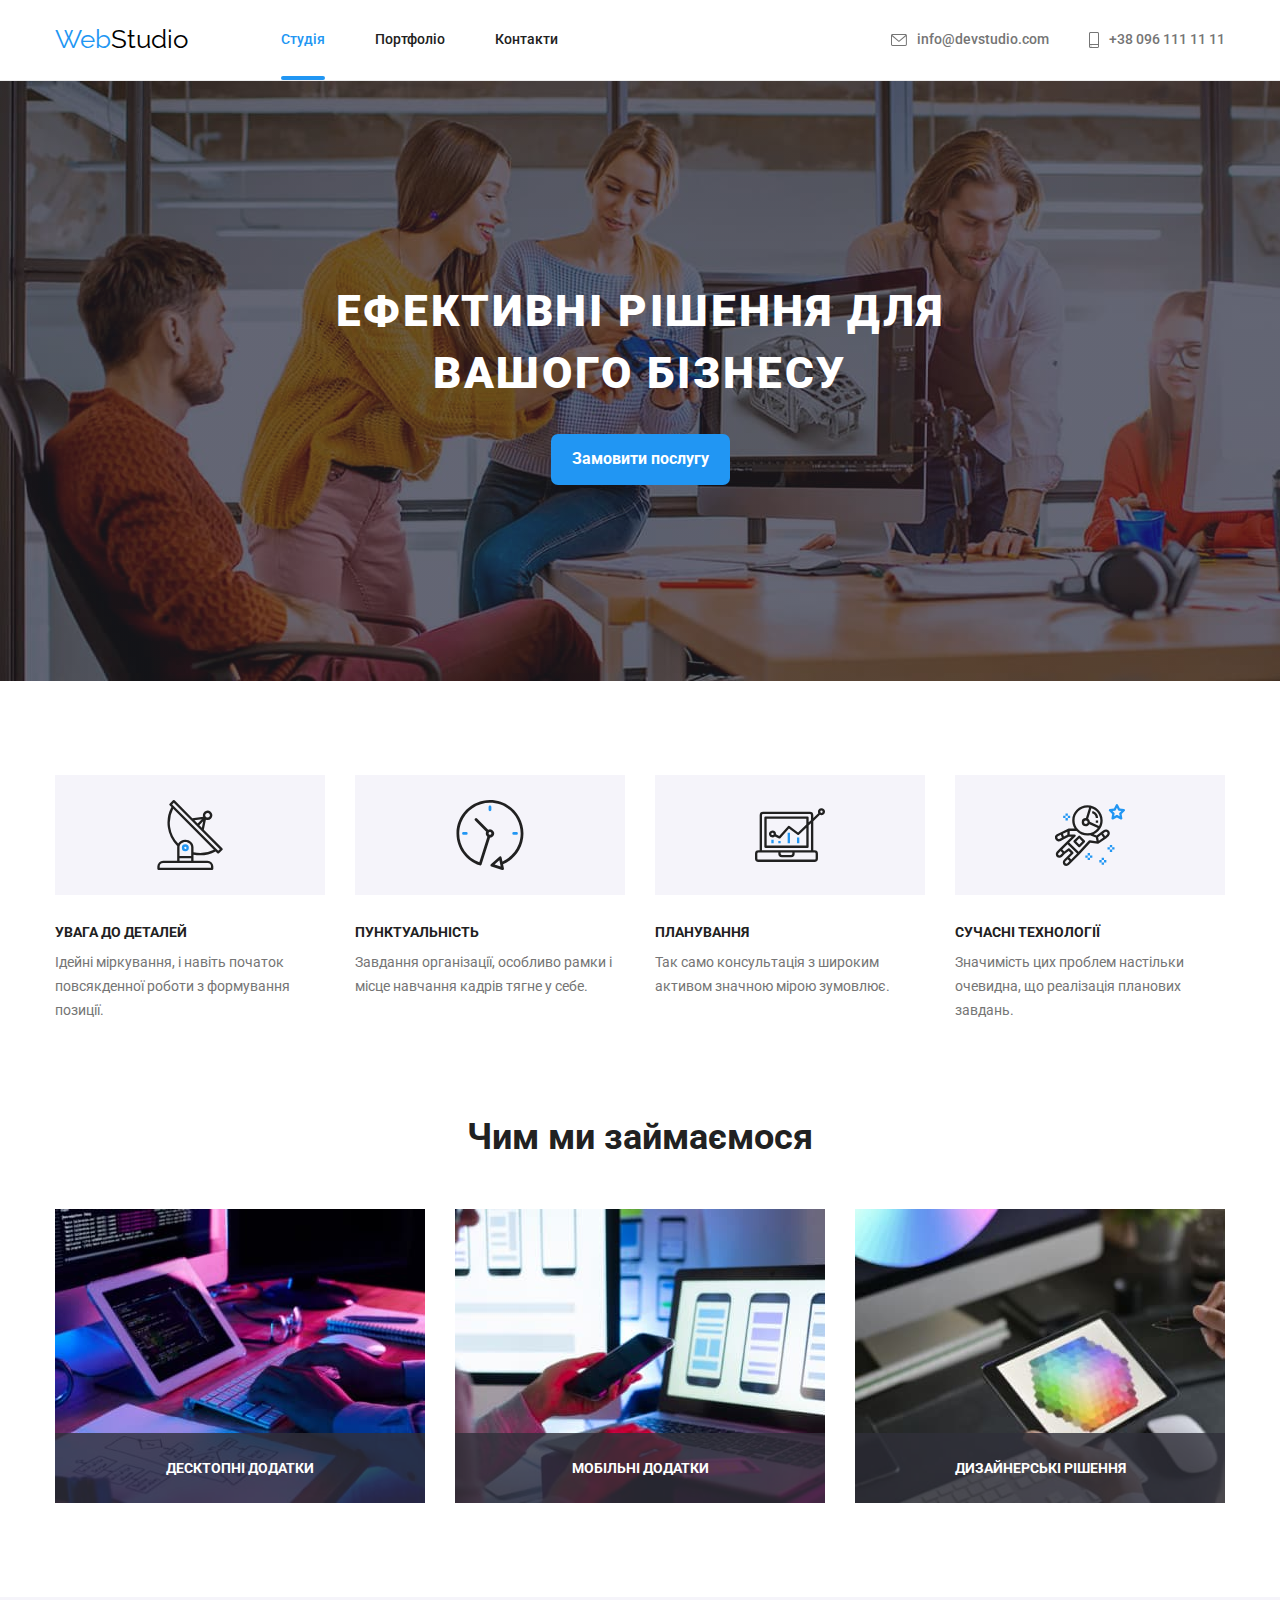
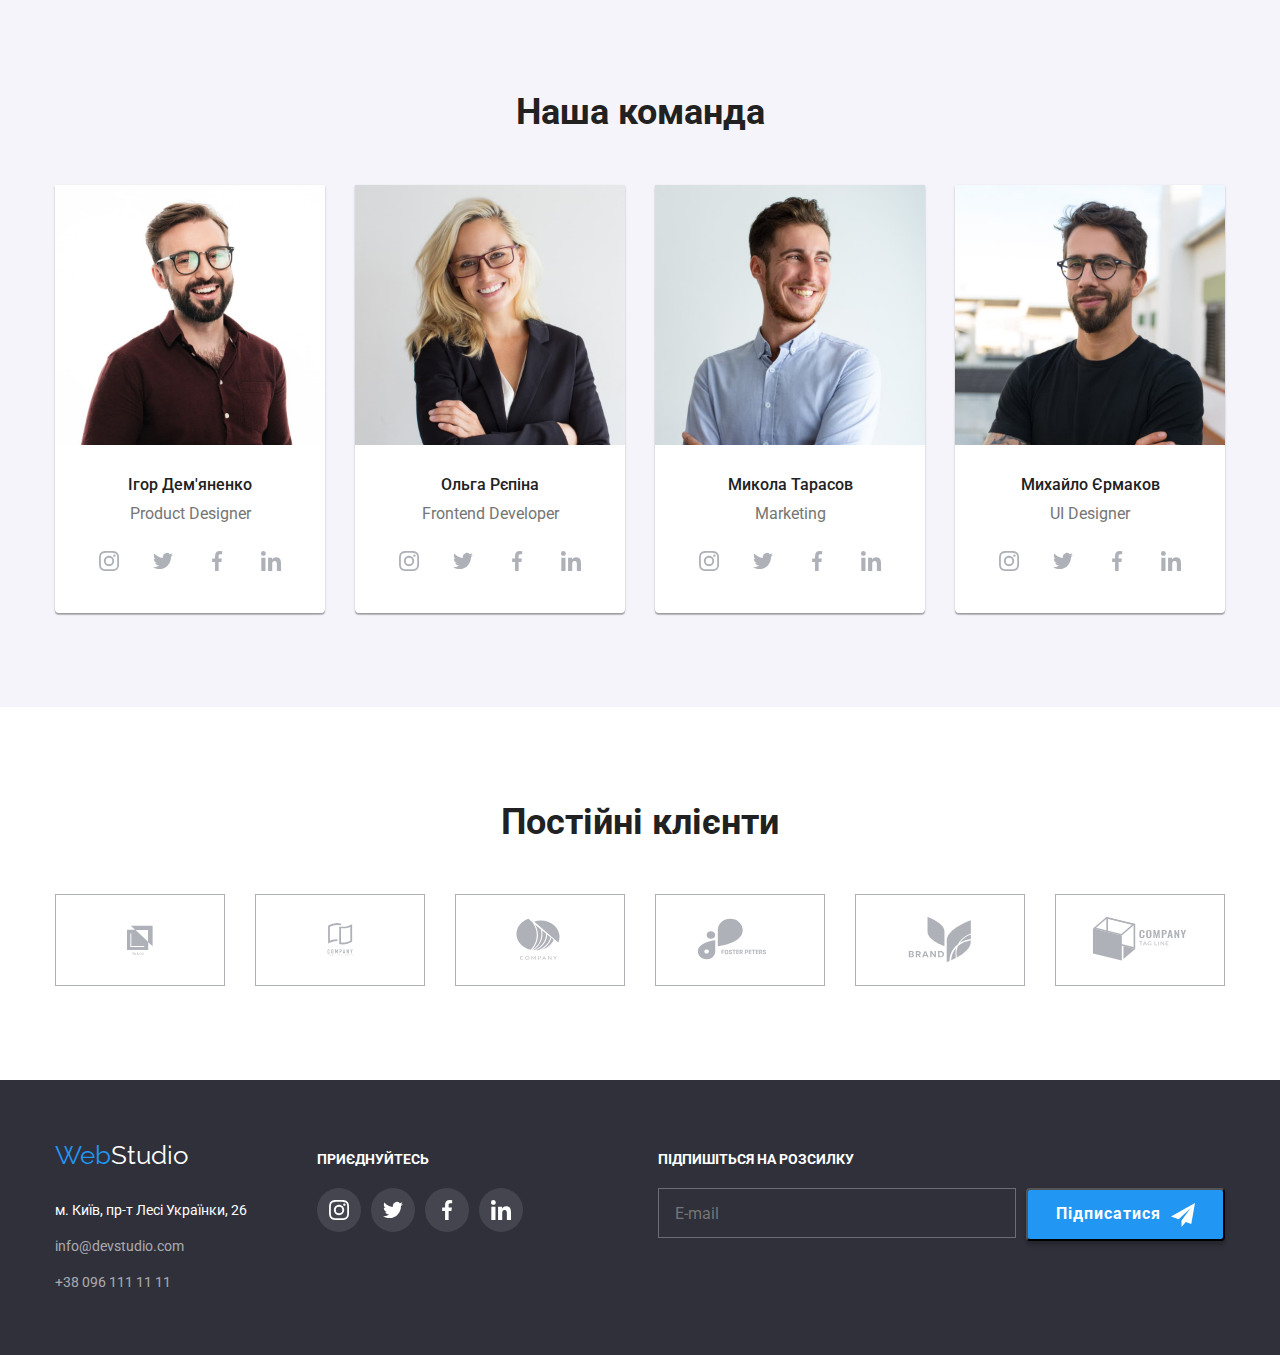
<file: index.html>
<!DOCTYPE html>
<html lang="uk">
  <head>
    <meta charset="UTF-8" />
    <meta http-equiv="X-UA-Compatible" content="IE=edge" />
    <meta name="viewport" content="width=device-width, initial-scale=1.0" />
    <title>Web Studio</title>
    <link href="https://fonts.googleapis.com/css2?family=Raleway:wght@700&family=Roboto:wght@400;500;700;900&display=swap" rel="stylesheet">
    <!-- <link rel="stylesheet" href="./css/styles.css"> -->
    <link rel="stylesheet" href="https://cdnjs.cloudflare.com/ajax/libs/modern-normalize/2.0.0/modern-normalize.min.css">
    <link rel="stylesheet" href="./css/main.min.css">
  </head>
  <body>
    <header class="page-header">
      <div class="page-header__container">
        <a lang="en" class="main-logo" href="./index.html">Web<span class="main-logo--black">Studio</span></a>
      <nav class="nav">
        <ul class="nav__list">
          <li class="nav__item"><a class="nav__link current" href="./index.html">Студія</a></li>
          <li class="nav__item"><a class="nav__link" href="./portfolio.html">Портфоліо</a></li>
          <li class="nav__item"><a class="nav__link" href="">Контакти</a></li>
        </ul>
      </nav>
      <ul class="contacts">
        <li class="contacts__item"><a class="contacts__link" href="mailto:info@devstudio.com">
          <svg class="contacts__envelope">
            <use href="./images/sprite.svg#icon-icon-envelope"></use>
          </svg> 
          info@devstudio.com </a></li>
        <li class="contacts__item"><a class="contacts__link" href="tel:+380961111111">
          <svg class="contacts__smartphone">
            <use href="./images/sprite.svg#icon-icon-smartphone"></use>
          </svg>
          +38 096 111 11 11</a></li>
      </ul>
        </div>
    </header>
      
    <main>
      <section class="hero">
        <div class="container">
        <h1 class="hero-title">Ефективні рішення для вашого бізнесу</h1>
        <button class="hero-btn pointer" type="button" data-modal-open>Замовити послугу</button>
      </div>
      </section>

      <section class="advantages-section">
        <div class="container">
        <h2 class="section-title hidden">Our advantages</h2>
        
        <ul class="advantages">
          <li class="advantages-item">
            <div class="advantages-icons">
              <svg class="advantages-icons-item">
                <use href="./images/sprite.svg#icon-antenna-1-1"></use>
              </svg>
            </div>
          
            <h3 class="advantages-title">УВАГА ДО ДЕТАЛЕЙ</h3>
            <p class="advantages-text">
              Ідейні міркування, і навіть початок повсякденної роботи з
              формування позиції.
            </p>
          </li>
          <li class="advantages-item">
            <div class="advantages-icons">
              <svg class="advantages-icons-item">
                <use href="./images/sprite.svg#icon-icon-clock"></use>
              </svg>
            </div>
           
            <h3 class="advantages-title">ПУНКТУАЛЬНІСТЬ</h3>
            <p class="advantages-text">
              Завдання організації, особливо рамки і місце навчання кадрів тягне
              у себе.
            </p>
          </li>
          <li class="advantages-item">
            <div class="advantages-icons">
             <svg class="advantages-icons-item">
              <use href="./images/sprite.svg#icon-icon-diagram"></use>
             </svg>
            </div>
            <h3 class="advantages-title">ПЛАНУВАННЯ</h3>
            <p class="advantages-text">
              Так само консультація з широким активом значною мірою зумовлює.
            </p>
          </li>
          <li class="advantages-item">
              <div class="advantages-icons">
              <svg class="advantages-icons-item">
                 <use href="./images/sprite.svg#icon-icon-astronaut"></use>
               </svg>
            </div>
            <h3 class="advantages-title">СУЧАСНІ ТЕХНОЛОГІЇ</h3>
            <p class="advantages-text">
              Значимість цих проблем настільки очевидна, що реалізація планових
              завдань.
            </p>
          </li>
        </ul>
      </div>
      </section>

      <section class="section">
        <div class="container">
        <h2 class="section-title">Чим ми займаємося</h2>
        <ul class="deal-list">
          <li class="deal-list-item">
            <div class="deal-image-wrap">
              <img
              src="./images/img1.jpg"
              width="370"
              height="294"
              alt="Man next to computer"
            />
             <div class="deal-image-thumb">
               <p class="deal-image-text">Десктопні додатки</p>  
             </div>
            </div>
          </li>
          <li class="deal-list-item">
            <div class="deal-image-wrap">
            <img
              src="./images/img2.jpg"
              width="370"
              height="294"
              alt="Man with a smartphone "
            />
             <div class="deal-image-thumb">
              <p class="deal-image-text">Мобільні додатки</p>  
             </div>
            </div>
          </li>
          <li class="deal-list-item">
            <div class="deal-image-wrap">
            <img
              src="./images/img3.jpg"
              width="370"
              height="294"
              alt="Man with a tablet"
            />
             <div class="deal-image-thumb">
              <p class="deal-image-text">Дизайнерські рішення</p>  
             </div>
           </div>
          </li>
        </ul>
        </div>
      </section>
                                         <!-- BEM block -->
      <section class="section-team">
        <div class="container">
        <h2 class="section-title">Наша команда</h2>
        <ul class="card-set">
          <li class="card-set__item">
            <article class="employee">
            <img class="employee__image"
              src="./images/ph1.jpg"
              width="270"
              height="260"
              alt="Employee photo"
            />
            <div class="employee__meta">
              <h3 class="employee__name">Ігор Дем'яненко</h3>
            <p class="employee__position" lang="en">Product Designer</p>
             <ul class="social-info">
              <li class="social-info__item">
                <a class="social-info__link" href="">
                  <svg class="social-info__pict">
                    <use href="./images/sprite.svg#icon-instagram-2"></use>
                  </svg>
                </a>
              </li>
              <li class="social-info__item">
                <a class="social-info__link" href="">
                  <svg class="social-info__pict">
                    <use href="./images/sprite.svg#icon-icon-twitter"></use>
                  </svg> 
                </a>
              </li>
              <li class="social-info__item">
                <a class="social-info__link" href=""><svg class="social-info__pict">
                  <use href="./images/sprite.svg#icon-icon-facebook"></use>
                </svg> </a>
              </li>
              <li class="social-info__item">
                <a class="social-info__link" href=""><svg class="social-info__pict">
                  <use href="./images/sprite.svg#icon-icon-linkedin"></use>
                </svg> </a>
              </li>
             </ul>
            </div>
          </article>
          </li>
          
          <li class="card-set__item">
            <article class="employee">
            <img class="employee__image"
              src="./images/ph2.jpg"
              width="270"
              height="260"
              alt="Employee photo"
            />
            <div class="employee__meta">
              <h3 class="employee__name">Ольга Рєпіна</h3>
            <p class="employee__position" lang="en">Frontend Developer</p>
            <ul class="social-info">
              <li class="social-info__item">
                <a class="social-info__link" href="">
                  <svg class="social-info__pict">
                    <use href="./images/sprite.svg#icon-instagram-2"></use>
                  </svg>
                </a>
              </li>
              <li class="social-info__item">
                <a class="social-info__link" href="">
                  <svg class="social-info__pict">
                    <use href="./images/sprite.svg#icon-icon-twitter"></use>
                  </svg> 
                </a>
              </li>
              <li class="social-info__item">
                <a class="social-info__link" href=""><svg class="social-info__pict">
                  <use href="./images/sprite.svg#icon-icon-facebook"></use>
                </svg> </a>
              </li>
              <li class="social-info__item">
                <a class="social-info__link" href=""><svg class="social-info__pict">
                  <use href="./images/sprite.svg#icon-icon-linkedin"></use>
                </svg> </a>
              </li>
            </ul>
           </div>
          </article>
           </li>
          
         <li class="card-set__item">
          <article class="employee">
            <img class="employee__image"
              src="./images/ph3.jpg"
              width="270"
              height="260"
              alt="Employee photo"
            />
            <div class="employee__meta">
              <h3 class="employee__name">Микола Тарасов</h3>
            <p class="employee__position" lang="en">Marketing</p>
            <ul class="social-info">
              <li class="social-info__item">
                <a class="social-info__link" href="">
                  <svg class="social-info__pict">
                    <use href="./images/sprite.svg#icon-instagram-2"></use>
                  </svg>
                </a>
              </li>
              <li class="social-info__item">
                <a class="social-info__link" href="">
                  <svg class="social-info__pict">
                    <use href="./images/sprite.svg#icon-icon-twitter"></use>
                  </svg> 
                </a>
              </li>
              <li class="social-info__item">
                <a class="social-info__link" href=""><svg class="social-info__pict">
                  <use href="./images/sprite.svg#icon-icon-facebook"></use>
                </svg> </a>
              </li>
              <li class="social-info__item">
                <a class="social-info__link" href=""><svg class="social-info__pict">
                  <use href="./images/sprite.svg#icon-icon-linkedin"></use>
                </svg> </a>
              </li>
            </ul>
           </div>
          </article>
          </li>
         
          <li class="card-set__item">
            <article class="employee">
            <img class="employee__image"
              src="./images/ph4.jpg"
              width="270"
              height="260"
              alt="Employee photo"
            />
            <div class="employee__meta">
              <h3 class="employee__name">Михайло Єрмаков</h3>
            <p class="employee__position" lang="en">UI Designer</p>
             <ul class="social-info">
              <li class="social-info__item">
                <a class="social-info__link" href="">
                  <svg class="social-info__pict">
                    <use href="./images/sprite.svg#icon-instagram-2"></use>
                  </svg>
                </a>
              </li>
              <li class="social-info__item">
                <a class="social-info__link" href="">
                  <svg class="social-info__pict">
                    <use href="./images/sprite.svg#icon-icon-twitter"></use>
                  </svg> 
                </a>
              </li>
              <li class="social-info__item">
                <a class="social-info__link" href=""><svg class="social-info__pict">
                  <use href="./images/sprite.svg#icon-icon-facebook"></use>
                </svg> </a>
              </li>
              <li class="social-info__item">
                <a class="social-info__link" href=""><svg class="social-info__pict">
                  <use href="./images/sprite.svg#icon-icon-linkedin"></use>
                </svg> </a>
              </li>
            </ul>
           </div>
          </article>
          </li>
        </ul>
      </div>
      </section>
                            <!-- En of team section -->
     
     
                            <section class="section">
        <div class="container">
          <h2 class="section-title">Постійні клієнти</h2>
          <ul class="clients-list"> 
            <li class="clients-list-item">
              <a class="clients-list-link" href="">
                <svg class="item-logo">
                  <use href="./images/sprite.svg#icon-icon-client1"></use>
                </svg>
              </a>
            </li>
            <li class="clients-list-item">
              <a class="clients-list-link" href="">
                <svg class="item-logo">
                  <use href="./images/sprite.svg#icon-icon-client2"></use>
                </svg>
              </a>
            </li>
            <li class="clients-list-item">
              <a class="clients-list-link" href="">
                <svg class="item-logo">
                  <use href="./images/sprite.svg#icon-icon-client3"></use>
                </svg>
              </a>
            </li>
            <li class="clients-list-item">
              <a class="clients-list-link" href="">
                <svg class="item-logo">
                  <use href="./images/sprite.svg#icon-icon-client4"></use>
                </svg>
              </a>
            </li>
            <li class="clients-list-item">
              <a class="clients-list-link" href="">
                <svg class="item-logo">
                  <use href="./images/sprite.svg#icon-icon-client5"></use>
                </svg>
              </a>
            </li>
            <li class="clients-list-item">
              <a class="clients-list-link" href="">
                <svg class="item-logo">
                  <use href="./images/sprite.svg#icon-icon-client6"></use>
                </svg>
              </a>
            </li>
          </ul>
        </div>
     </section>
    </main>

    <footer class="footer">
      <div class="container footer-main ">
        <div class="footer-contacts">
       <a lang="en" class="main-logo footer__logo" href="./index.html">Web<span class="main-logo--white">Studio</span></a>
          <address>  
          <ul class="adress-list">
              <li class="adress-list-item">
                <a class="address-location"
                  href="https://goo.gl/maps/1TbnPT3aEC4T48xM6"
                  target="_blank"
                  rel="noopener noreferrer"
                  >м. Київ, пр-т Лесі Українки, 26</a
                >
              </li>
              <li class="adress-list-item"><a class="address-mail" href="mailto:info@devstudio.com">info@devstudio.com</a></li>
              <li class="adress-list-item"><a class="address-tel" href="tel:+380961111111">+38 096 111 11 11</a></li>
            </ul>
          </address>
        </div>
        <div class="footer-social">
          <h2 class="footer-social-title">приєднуйтесь</h2>
          <ul class="footer-social-list">
            <li class="footer-social-item">
              <a href="" class="footer-social-link">
                <svg class="footer-social-logo">
                  <use href="./images/sprite.svg#icon-instagram-2"></use>
                </svg>
              </a>
            </li>
            <li class="footer-social-item">
              <a href="" class="footer-social-link">
                <svg class="footer-social-logo">
                  <use href="./images/sprite.svg#icon-icon-twitter"></use>
                </svg>
              </a>
            </li>
            <li class="footer-social-item">
              <a href="" class="footer-social-link">
                <svg class="footer-social-logo">
                  <use href="./images/sprite.svg#icon-icon-facebook"></use>
                </svg>
              </a>
            </li>
            <li class="footer-social-item">
              <a href="" class="footer-social-link">
                <svg class="footer-social-logo">
                  <use href="./images/sprite.svg#icon-icon-linkedin"></use>
                </svg>
              </a>
            </li>
          </ul>
        </div>
        <div class="footer-subscribe">
        <b class="footer-subscribe-call"> Підпишіться на розсилку</b>
        <form class="footer-form">
            <input class="footer-form-input" type="email" name="subscribe-email" placeholder="E-mail">
          <button class="footer-form-btn" type="submit">
            Підписатися</button>
        </form>
      </div>
    </div> 
    </footer>
                                      <!-- backdrop modal window -->
<div class="backdrop is-hidden" data-modal>
  <div class="modal">
   <button type="button" class="modal-close-btn"  data-modal-close >
     <svg class="modal-close-icon" width="18" height="18"> 
      <use href="./images/sprite.svg#icon-close-black"></use>
     </svg>
   </button>
   <form class="form-contact">
    <b class="form-title">Залиште свої дані, ми вам передзвонимо</b>
    <label class="form-field">
     <span class="form-contact-inscription">Ім'я</span>
     <span class="form-field-input-wrapper">
     <input class="form-input" name="user-name" type="text" required>
     <svg class="form-input-icon">
       <use href="./images/sprite.svg#icon-person-black-18dp-1"></use>
     </svg>
     </span>
    </label>
     <label class="form-field">
       <span class="form-contact-inscription">Телефон</span>
       <span class="form-field-input-wrapper">
       <input class="form-input" name="user-tel" type="tel">
       <svg class="form-input-icon">
         <use href="./images/sprite.svg#icon-phone-black-18dp-1"></use>
       </svg>
       </span> 
     </label>
     <label class="form-field">
       <span class="form-contact-inscription">Пошта</span>
       <span class="form-field-input-wrapper">
       <input class="form-input" name="user-email" type="email">
       <svg class="form-input-icon">
         <use href="./images/sprite.svg#icon-email-black-18dp-1"></use>
       </svg>
     </span>
     </label>
    <label class="form-field-message">
     <span class="form-contact-inscription">Коментар</span>
     <textarea class="form-user-message" name="user-message" placeholder="Введіть текст"></textarea>
    </label>
    <div class="form-agreement-wrapper">
     <input class="form-agreement-input hidden" id="form-agreement" name="user-policy" type="checkbox" value="Погоджуюсь" required>
     <label class="form-agreement-field" for="form-agreement">
       <span class="form-agreement-text">Погоджуюся з розсилкою та приймаю&nbsp; <a href=""><span class="form-agreement-text-part">Умови договору</span></a></span>
     </label>
   </div>
  
     <button type="submit" class="form-btn pointer">
       Відправити
     </button>
   </form>
  </div>
</div>
<script src="./js/modal.js"></script>
  </body>
</html>
</file>
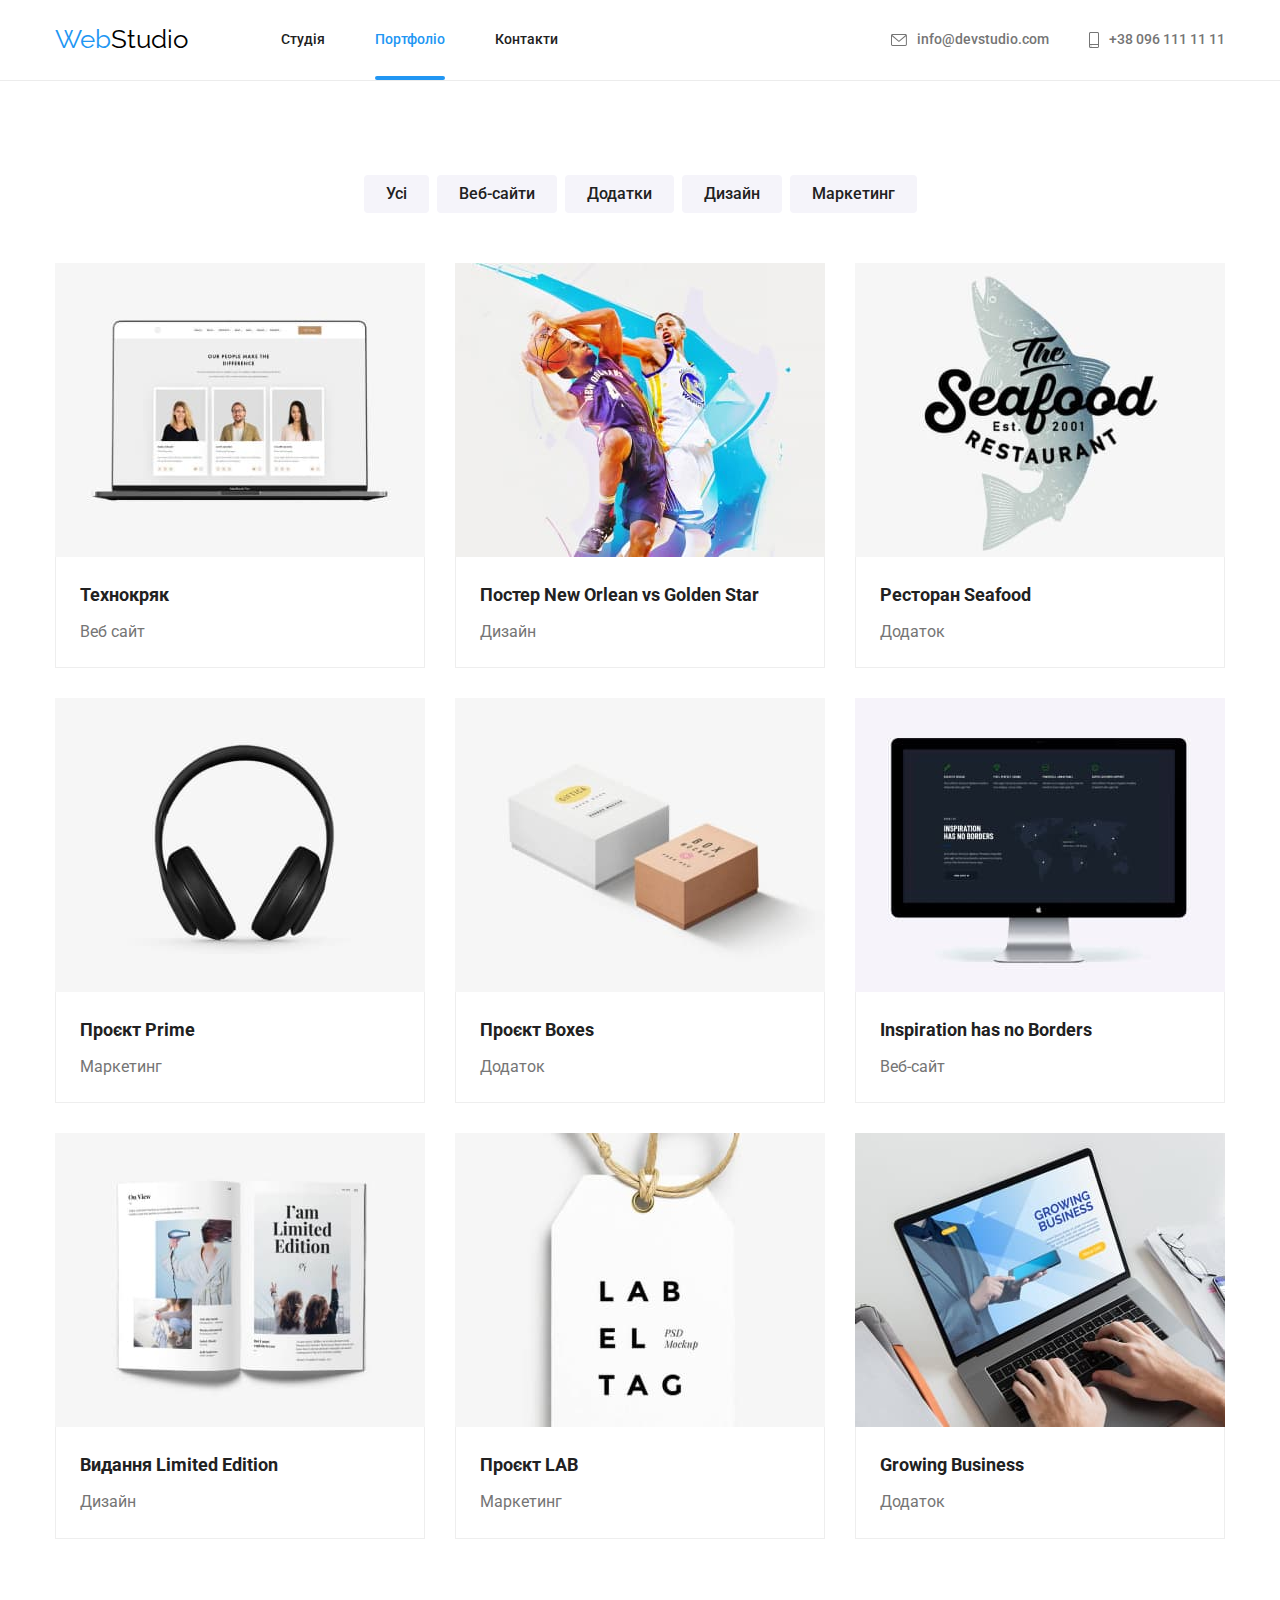
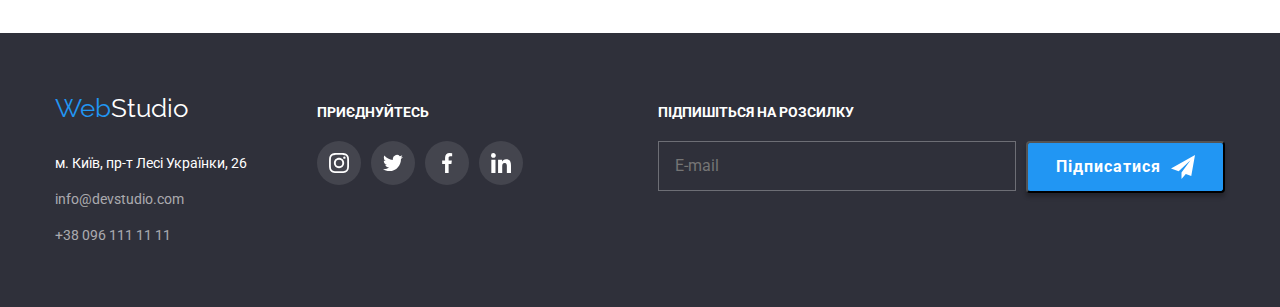
<file: portfolio.html>
<!DOCTYPE html>
<html lang="uk"> 
  <head>
    <meta charset="UTF-8" />
    <meta http-equiv="X-UA-Compatible" content="IE=edge" />
    <meta name="viewport" content="width=device-width, initial-scale=1.0" />
    <title>portfolio</title>
    <link href="https://fonts.googleapis.com/css2?family=Raleway:wght@700&family=Roboto:wght@400;500;700;900&display=swap" rel="stylesheet">
    <link rel="stylesheet" href="https://cdnjs.cloudflare.com/ajax/libs/modern-normalize/1.1.0/modern-normalize.min.css">
    <!-- <link rel="stylesheet" href="./css/styles.css"> -->
    <link rel="stylesheet" href="./css/main.min.css">
  </head>
  <body>
    <header class="page-header">
      <div class="page-header__container">
        <a lang="en" class="main-logo" href="./index.html">Web<span class="main-logo--black">Studio</span></a>
      <nav class="nav">
        <ul class="nav__list">
          <li class="nav__item"><a class="nav__link" href="./index.html">Студія</a></li>
          <li class="nav__item"><a class="nav__link current" href="./portfolio.html">Портфоліо</a></li>
          <li class="nav__item"><a class="nav__link" href="">Контакти</a></li>
        </ul>
      </nav>
      <ul class="contacts">
        <li class="contacts__item"><a class="contacts__link" href="mailto:info@devstudio.com">
          <svg class="contacts__envelope">
            <use href="./images/sprite.svg#icon-icon-envelope"></use>
          </svg> 
          info@devstudio.com </a></li>
        <li class="contacts__item"><a class="contacts__link" href="tel:+380961111111">
          <svg class="contacts__smartphone">
            <use href="./images/sprite.svg#icon-icon-smartphone"></use>
          </svg>
          +38 096 111 11 11</a></li>
      </ul>
        </div>
    </header>
    <main>
      <section class="section">
      <div class="container">
      <ul class="filter">
        <li class="filter-item"><button class="filter-btn pointer" type="button">Усі</button></li>
        <li class="filter-item"><button class="filter-btn pointer" type="button">Веб-сайти</button></li>
        <li class="filter-item"><button class="filter-btn pointer" type="button">Додатки</button></li>
        <li class="filter-item"><button class="filter-btn pointer" type="button">Дизайн</button></li>
        <li class="filter-item"><button class="filter-btn pointer" type="button">Маркетинг</button></li>
      </ul>

      <h1 class="section-title hidden">Cards examples</h1>
        <ul class="cards">
          <li class="cards-item"> 
            <a class="cards-link" href="">
              <div class="cards-image-wrap">
                <img class="cards-image" src="./images/pict1.jpg" alt="Pictures of 3 people" />
                  <div class="cards-image-wrap-thumb"> 
                  <p class="cards-image-wrap-text">
                    Ресурс пропонує комплексні пропозиції з різним рівнем функціоналу та сервісів.
                     Все це дозволить відвідувачу отримати вичерпні відомості про компанію чи приватну особу.
                  </p>
                 </div>
              </div>
            <div class="cards-content">
              <h2 class="cards-disc">Технокряк</h2>
            <p class="cards-text">Веб сайт</p>
            </div>
            </a>
          </li>
          <li class="cards-item">
            <a class="cards-link" href="">
              <div class="cards-image-wrap">
               <img class="cards-image" src="./images/pict2.jpg" alt="Two basketball players" />
               <div class="cards-image-wrap-thumb">
                <p class="cards-image-wrap-text">
                  Ресурс пропонує комплексні пропозиції з різним рівнем функціоналу та сервісів.
                   Все це дозволить відвідувачу отримати вичерпні відомості про компанію чи приватну особу.
                </p>
               </div>
              </div>
              <div class="cards-content">
              <h2 class="cards-disc">Постер <span lang="en">New Orlean vs Golden Star</span></h2>
            <p class="cards-text">Дизайн</p>
            </div>
            </a>
          </li>
          <li class="cards-item">
            <a class="cards-link" href="">
              <div class="cards-image-wrap">
                <img class="cards-image" src="./images/pict3.jpg" alt="Restaurant logotype" />
                <div class="cards-image-wrap-thumb">
                  <p class="cards-image-wrap-text">
                    Ресурс пропонує комплексні пропозиції з різним рівнем функціоналу та сервісів.
                     Все це дозволить відвідувачу отримати вичерпні відомості про компанію чи приватну особу.
                  </p>
                 </div>
              </div>
              <div class="cards-content">
              <h2 class="cards-disc">Ресторан <span lang="en">Seafood</span></h2>
            <p class="cards-text">Додаток</p>
            </div>
            </a>
          </li>
          <li class="cards-item">
            <a class="cards-link" href="">
              <div class="cards-image-wrap">
                <img class="cards-image" src="./images/pict4.jpg" alt="Earphones" />
                <div class="cards-image-wrap-thumb">
                  <p class="cards-image-wrap-text">
                    Ресурс пропонує комплексні пропозиції з різним рівнем функціоналу та сервісів.
                     Все це дозволить відвідувачу отримати вичерпні відомості про компанію чи приватну особу.
                  </p>
                 </div>
              </div>
              <div class="cards-content">
            <h2 class="cards-disc">Проєкт <span lang="en">Prime</span></h2>
            <p class="cards-text">Маркетинг</p>
           </div>
            </a>
          </li>
          <li class="cards-item">
           <a class="cards-link" href="">
            <div class="cards-image-wrap">
             <img class="cards-image" src="./images/pict5.jpg" alt="Two boxes" />
             <div class="cards-image-wrap-thumb">
              <p class="cards-image-wrap-text">
                Ресурс пропонує комплексні пропозиції з різним рівнем функціоналу та сервісів.
                 Все це дозволить відвідувачу отримати вичерпні відомості про компанію чи приватну особу.
              </p>
             </div>
            </div>
            <div class="cards-content">
              <h2 class="cards-disc">Проєкт <span lang="en">Boxes</span></h2>
            <p class="cards-text">Додаток</p>
            </div>
           </a>
          </li>
          <li class="cards-item">
          <a class="cards-link" href="">
            <div class="cards-image-wrap">
              <img class="cards-image" src="./images/pict6.jpg" alt="Monitor of computer" />
              <div class="cards-image-wrap-thumb">
                <p class="cards-image-wrap-text">
                  Ресурс пропонує комплексні пропозиції з різним рівнем функціоналу та сервісів.
                   Все це дозволить відвідувачу отримати вичерпні відомості про компанію чи приватну особу.
                </p>
               </div>
            </div>
            <div class="cards-content">
              <h2 class="cards-disc" lang="en">Inspiration has no Borders</h2>
            <p class="cards-text">Веб-сайт</p>
            </div>
          </a>
          </li>
          <li class="cards-item">
            <a class="cards-link" href="">
              <div class="cards-image-wrap">
                <img class="cards-image" src="./images/pict7.jpg" alt="Opened book" />
                <div class="cards-image-wrap-thumb">
                  <p class="cards-image-wrap-text">
                    Ресурс пропонує комплексні пропозиції з різним рівнем функціоналу та сервісів.
                     Все це дозволить відвідувачу отримати вичерпні відомості про компанію чи приватну особу.
                  </p>
                 </div>
              </div>
                <div class="cards-content">
              <h2 class="cards-disc">Видання<span lang="en"> Limited Edition</span></h2>
            <p class="cards-text">Дизайн</p>
            </div>
            </a>
          </li>
          <li class="cards-item">
            <a class="cards-link" href="">
              <div class="cards-image-wrap">
               <img class="cards-image" src="./images/pict8.jpg" alt="Letters on white paper" />
               <div class="cards-image-wrap-thumb">
                <p class="cards-image-wrap-text">
                  Ресурс пропонує комплексні пропозиції з різним рівнем функціоналу та сервісів.
                   Все це дозволить відвідувачу отримати вичерпні відомості про компанію чи приватну особу.
                </p>
               </div>
              </div>
               <div class="cards-content">
              <h2 class="cards-disc">Проєкт <span lang="en">LAB</span></h2>
            <p class="cards-text">Маркетинг</p>
            </div>
            </a>
          </li>
          <li class="cards-item">
            <a class="cards-link" href="">
              <div class="cards-image-wrap">
               <img class="cards-image" src="./images/pict9.jpg" alt="Opened laptop" />
               <div class="cards-image-wrap-thumb">
                <p class="cards-image-wrap-text">
                  Ресурс пропонує комплексні пропозиції з різним рівнем функціоналу та сервісів.
                   Все це дозволить відвідувачу отримати вичерпні відомості про компанію чи приватну особу.
                </p>
               </div>
              </div>
               <div class="cards-content">
            <h2 class="cards-disc" lang="en">Growing Business</h2>
            <p class="cards-text">Додаток</p>
           </div>
            </a>
          </li>
        </ul>
      </div>
      </section>
      </main>

    <footer class="footer">
      <div class="container footer-main ">
        <div class="footer-contacts">
       <a lang="en" class="main-logo footer__logo" href="./index.html">Web<span class="main-logo--white">Studio</span></a>
          <address>  
          <ul class="adress-list">
              <li class="adress-list-item">
                <a class="address-location"
                  href="https://goo.gl/maps/1TbnPT3aEC4T48xM6"
                  target="_blank"
                  rel="noopener noreferrer"
                  >м. Київ, пр-т Лесі Українки, 26</a
                >
              </li>
              <li class="adress-list-item"><a class="address-mail" href="mailto:info@devstudio.com">info@devstudio.com</a></li>
              <li class="adress-list-item"><a class="address-tel" href="tel:+380961111111">+38 096 111 11 11</a></li>
            </ul>
          </address>
        </div>
        <div class="footer-social">
          <h2 class="footer-social-title">приєднуйтесь</h2>
          <ul class="footer-social-list">
            <li class="footer-social-item">
              <a href="" class="footer-social-link">
                <svg class="footer-social-logo">
                  <use href="./images/sprite.svg#icon-instagram-2"></use>
                </svg>
              </a>
            </li>
            <li class="footer-social-item">
              <a href="" class="footer-social-link">
                <svg class="footer-social-logo">
                  <use href="./images/sprite.svg#icon-icon-twitter"></use>
                </svg>
              </a>
            </li>
            <li class="footer-social-item">
              <a href="" class="footer-social-link">
                <svg class="footer-social-logo">
                  <use href="./images/sprite.svg#icon-icon-facebook"></use>
                </svg>
              </a>
            </li>
            <li class="footer-social-item">
              <a href="" class="footer-social-link">
                <svg class="footer-social-logo">
                  <use href="./images/sprite.svg#icon-icon-linkedin"></use>
                </svg>
              </a>
            </li>
          </ul>
        </div>
        <div class="footer-subscribe">
        <b class="footer-subscribe-call"> Підпишіться на розсилку</b>
        <form class="footer-form">
            <input class="footer-form-input" type="email" name="subscribe-email" placeholder="E-mail">
          <button class="footer-form-btn" type="submit">
            Підписатися</button>
        </form>
      </div>
    </div> 
    </footer>
  </body>
</html>
</file>
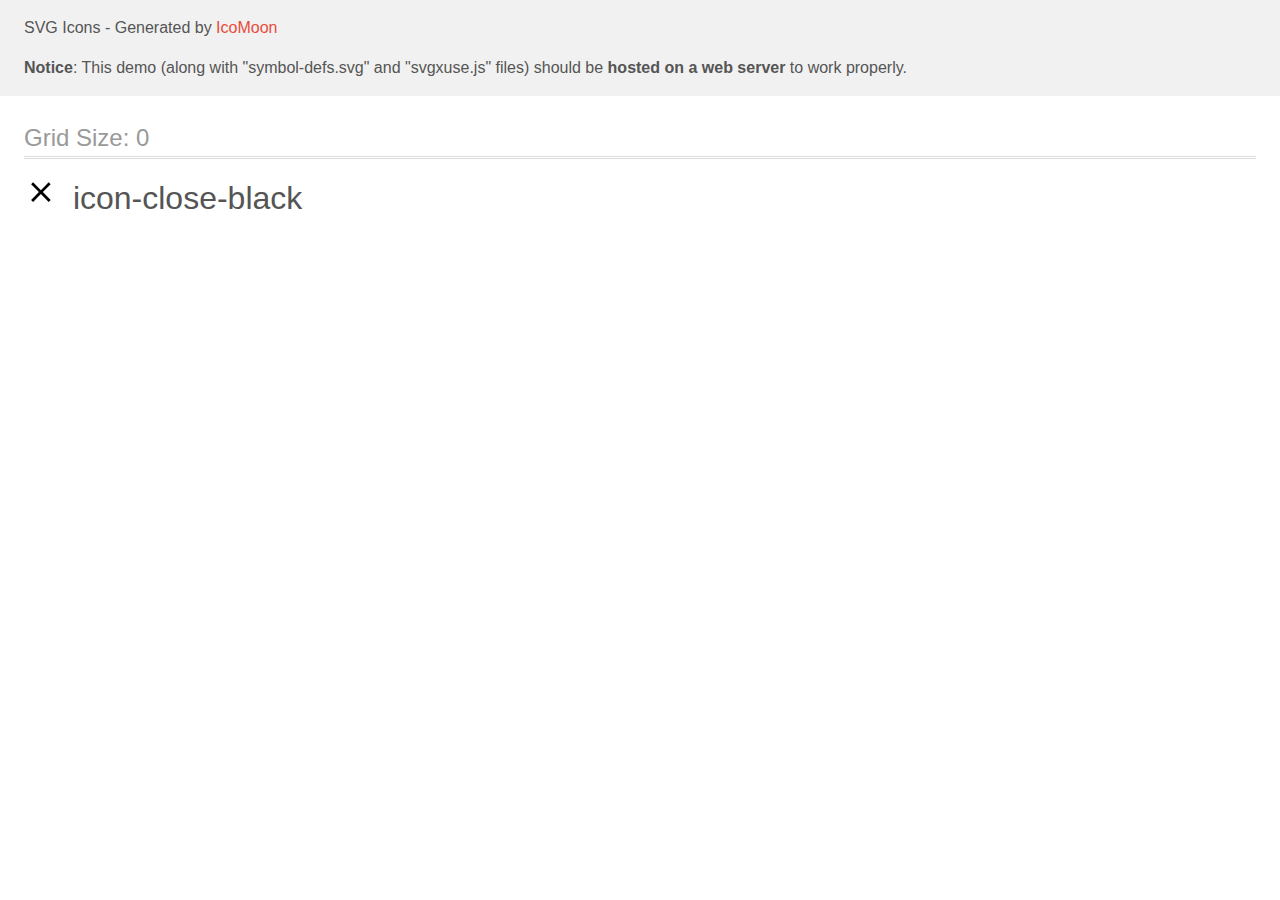
<file: images/Новая папка/demo-external-svg.html>
<!doctype html>
<html>
<head>
    <title>IcoMoon - SVG Icons</title>
    <meta charset="utf-8">
    <meta name="viewport" content="width=device-width, initial-scale=1">
    <link rel="stylesheet" href="demo-files/demo.css">
    <link rel="stylesheet" href="style.css">
</head>
<body>
<header class="bgc1 clearfix">
<div class="mhl">
    <p>SVG Icons - Generated by <a href="https://icomoon.io/app">IcoMoon</a></p><p><strong>Notice</strong>: This demo (along with "symbol-defs.svg" and "svgxuse.js" files) should be <b>hosted on a web server</b> to work properly.</p>
</div>
</header>
    <div class="clearfix mhl ptl">
        <h1 class="mvm mtn fgc1">Grid Size: 0</h1>
        <div class="glyph fs1">
            <div class="clearfix pbs">
                <svg class="icon icon-close-black"><use xlink:href="symbol-defs.svg#icon-close-black"></use></svg><span class="name"> icon-close-black</span>
            </div>
        </div>
  </div>
<script defer src="svgxuse.js"></script>
</body>
</html>
</file>
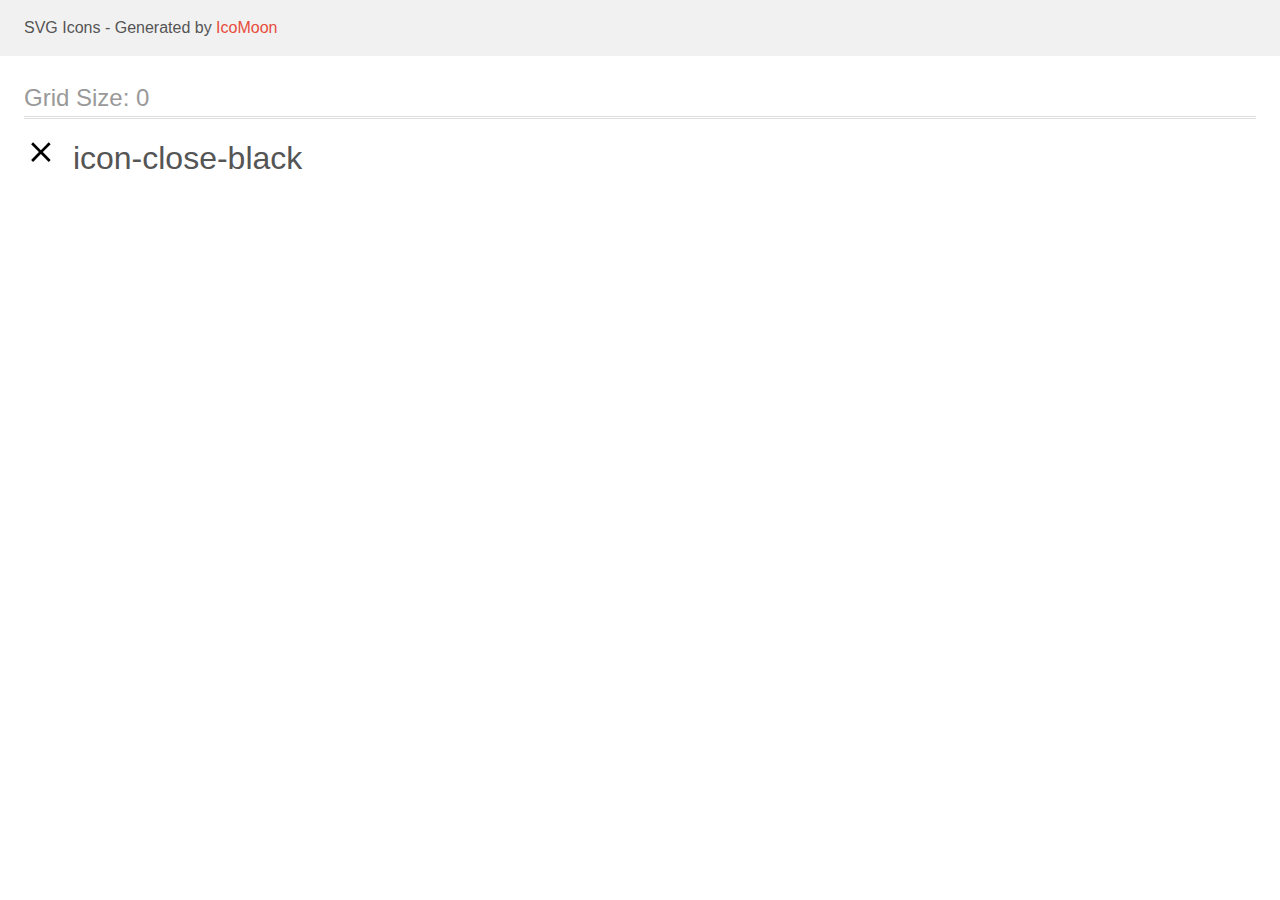
<file: images/Новая папка/demo.html>
<!doctype html>
<html>
<head>
    <title>IcoMoon - SVG Icons</title>
    <meta charset="utf-8">
    <meta name="viewport" content="width=device-width, initial-scale=1">
    <link rel="stylesheet" href="demo-files/demo.css">
    <link rel="stylesheet" href="style.css">
</head>
<body>
<svg aria-hidden="true" style="position: absolute; width: 0; height: 0; overflow: hidden;" version="1.1" xmlns="http://www.w3.org/2000/svg" xmlns:xlink="http://www.w3.org/1999/xlink">
<defs>
<symbol id="icon-close-black" viewBox="0 0 32 32">
<path d="M26.667 7.303l-1.97-1.97-7.808 7.808-7.808-7.808-1.97 1.97 7.808 7.808-7.808 7.808 1.97 1.97 7.808-7.808 7.808 7.808 1.97-1.97-7.808-7.808 7.808-7.808z"></path>
</symbol>
</defs>
</svg>

<header class="bgc1 clearfix">
<div class="mhl">
    <p>SVG Icons - Generated by <a href="https://icomoon.io/app">IcoMoon</a></p>
</div>
</header>
    <div class="clearfix mhl ptl">
        <h1 class="mvm mtn fgc1">Grid Size: 0</h1>
        <div class="glyph fs1">
            <div class="clearfix pbs">
                <svg class="icon icon-close-black"><use xlink:href="#icon-close-black"></use></svg><span class="name"> icon-close-black</span>
            </div>
        </div>
  </div>
<script defer src="svgxuse.js"></script>
</body>
</html>
</file>
<file: css/styles.css>
/* main color #757575;
  */
/* seconady color #212121;
*/
/* white  #FFFFFF */
/* accent */
/* blue  #2196F3 */
:root {
--primary-text-color: #757575;
--secondary-text-color: #212121;
--accent-text-color: #2196F3;
--white-color: #ffffff;  
}
body {
background-color: #FFFFFF;
color: var(--primary-text-color);
font-family: 'Roboto', sans-serif;
}
p, ul, ol,
h1,
h2,
h3,
h4,
h5,
h6 {
  margin-top: 0;
  margin-bottom: 0;
 }
ul {
  list-style: none;
  padding: 0;
  margin: 0;
}
img {
  display: block;
}
.pointer {
  cursor: pointer;
}
.flex-added { 
  display: flex;
  align-items: center;
} 
.section {
  padding-top: 94px;
  padding-bottom: 94px;
} 
.container {
  margin: 0 auto;
  padding-left: 15px;
  padding-right: 15px;
  width: 1200px;
}
.hidden {
  position: absolute;
  width: 1px;
  height: 1px;
  margin: -1px;
  border: 0;
  padding: 0;
  white-space: nowrap;
  clip-path: inset(100%);
  clip: rect(0 0 0 0);
  overflow: hidden;
}

                                     /* header */
.header {
  border-bottom: 1px solid #ececec;
}   
.logo {
display:inline-block;
font-family: 'Raleway', sans-serif;
font-size: 26px;
line-height: 1.2;
color: var(--accent-text-color);
text-decoration: none;
}
.logo-part {
color: #000000; 
}
.nav-site {
  display:flex;
  margin-left: 93px;
}

.nav-site-item:not(:last-child) {
  margin-right: 50px;
}
.contacts-envelope {
width: 16px;
height: 12px;
margin-right: 10px;
transition: fill 250ms cubic-bezier(0.4, 0, 0.2, 1);
fill: currentColor;
}
.contacts-envelope:hover, 
.contacts-envelope:focus {
  fill: var(--accent-text-color);
}  
.contacts-smartphone {
  width: 10px;
  height: 16px;
  margin-right: 10px;
  transition: fill 250ms cubic-bezier(0.4, 0, 0.2, 1);
  fill: currentColor;
}
.contacts-smartphone:hover,
.contacts-smartphone:focus {
fill: var(--accent-text-color);
}
.nav-site-link {
position: relative;
display: block;  
padding-top: 32px;
padding-bottom: 32px;
font-family: inherit; 
font-weight: 500;
font-size: 14px;
line-height: 1.14;
color: var(--secondary-text-color);
transition: color 250ms cubic-bezier(0.4, 0, 0.2, 1);
text-decoration:none;
}

.nav-site-link::after {
  position: absolute;
  left: 0;
  bottom: 0;
  content: "";
  display: block;
  width: 100%;
  height: 4px;
  background-color: var(--accent-text-color);
  border-radius: 2px;
  opacity: 0;
}
.nav-site-link.current::after {
opacity: 1;
}
.nav-site-link:hover, 
.nav-site-link:focus  {
color: var(--accent-text-color);
}
.current {
  color: var(--accent-text-color);
}
.contacts {
  display: flex;
  margin-left: auto;
  }
  /* .contacts .contacts-item + .contacts-item {
margin-left: 40px;
  } */
  .contacts > li:not(:last-child)
  {margin-right: 40px;
  }
.contacts-text {
  display: flex;
  align-items: center;
  font-weight: 500;
  font-size: 14px;
  line-height: 1.14;
  color: var(--primary-text-color);
  transition: color 250ms cubic-bezier(0.4, 0, 0.2, 1);
  text-decoration:none;
}
.contacts-text:hover, 
.contacts-text:focus {
  color: var(--accent-text-color);
}  


 
                                   /* main  */
.hero { 
  margin-right: auto;
  margin-left: auto;
  padding-top: 200px;
  padding-bottom: 200px;
  background-image: linear-gradient(rgba(47, 48, 58, 0.4),
  rgba(47, 48, 58, 0.4)), url(../images/hero-background.jpg);
background-color: #212121;
  text-align: center;
max-width: 1600px;
height: 600px;
/* background-size: или через ширину;??? */
}  
                                  
.hero-title {
  width: 696px;
  /* text-align: center; */
  margin: 0 auto 30px;
font-weight: 900;
font-size: 44px;
line-height: 1.4;
color: #FFFFFF;
letter-spacing: 0.06em;
text-transform: uppercase;
}
.hero-btn {
  display: inline-block;
  padding: 10px 20px;
  margin-top: 0;
  margin-bottom: 0;
  /* height: 50px; */
  font-family: inherit;
  font-weight: 700;
  font-size: 16px;
  line-height: 1.8;
  color: var(--white-color);
  background-color: var(--accent-text-color);
  border: 1px solid transparent;
  border-radius: 7px;
  }
  .advantages-section {
    padding-top: 94px;
    padding-bottom: 0;
  }
.section-title {
  margin-top: 0;
  margin-bottom: 50px;
  font-weight: 700;
  font-size: 36px;
  line-height: 1.2;
  color: var(--secondary-text-color);
  text-align: center; 
}
.advantages {
  display: flex;
}
.advantages .advantages-item + .advantages-item {
  margin-left: 30px;
}
.advantages-item {
width: 270px;
}
.advantages-icons {
  display: flex;
  object-fit: contain;
  justify-content: center;
  align-items: center;
  width: 270px;
  height: 120px;
  margin-bottom: 30px;
  background-color: #F5F4FA;
}
.advantages-icons-item {
  width: 70px;
  height: 70px;
}

.advantages-title {
  /* background-color: #fff; */
  margin-top: 0;
  margin-bottom: 10px;
  font-weight: 700;
  font-size: 14px;
  line-height: 1.14;
  color: var(--secondary-text-color);
  text-transform: uppercase; 
}
.advantages-text {
  margin-bottom: 0px;
  margin-top: 0;
  font-size: 14px;
  line-height: 1.7; 
}

.deal-list {
  display: flex;
  justify-content: center;
}
.deal-image-wrap {
  position: relative;
}
.deal-image-thumb {
  position: absolute;
  display: flex;
  left: 0;
  bottom: 0;
  justify-content: center;
 align-items: center;
  width: 370px;
  height: 70px;
  background-color: rgba(47, 48, 58, 0.8);;
}
.deal-image-text{
font-family: 'Roboto';
font-style: normal;
font-weight: 700;
font-size: 14px;
line-height: 1.15;
text-align: center;
text-transform: uppercase;
color: rgba(255, 255, 255, 1);
}
.deal-list-item:not(:last-child) {
margin-right: 30px;
}

/* .team-sect {background-color: #F5F4FA;
  margin-right: auto;
  margin-left: auto;
}  */
/* .title-team {
  margin-top: 0;
  margin-bottom: 50px;
  } */
  /* .team {
    display: flex;
    justify-content: center;
    margin-top: 0;
  } */
  /* .team-item {
    background-color: #ffffff;
    box-shadow: 0px 1px 3px rgba(0, 0, 0, 0.12), 0px 1px 1px rgba(0, 0, 0, 0.14), 0px 2px 1px rgba(0, 0, 0, 0.2);
    border-radius: 0px 0px 4px 4px;
  } */
  /* .team-item:not(:last-child) {
    margin-right: 30px;
  } */
  /* .team-image {
    margin-top: 0;
    margin-bottom: 0;
  } */
  /* .team-content {
    padding-top: 30px;
    padding-bottom: 30px;
  } */
  
/* .team-name {
  margin-top: 0;
  margin-bottom: 10px;
  font-weight: 500;
  font-size: 16px;
  line-height: 1.2;
  color: var(--secondary-text-color);
  text-align: center;
} */
/* .team-position {
  margin-top: 0;
  margin-bottom: 16px;
  font-size: 16px;
  line-height: 1.2;
  text-align: center;
} */
/* .team-icons {
  display: flex;
  margin: 0 auto;
  width: 206px;
  height: 44px;
} */
/* .team-icons-item {
  display: flex;
  width: 44px;
  height: 44px;
  justify-content: center;
  align-items: center;

}
.team-icons-item + .team-icons-item {
  margin-left: 10px;
} */
/* .team-icons-link {
  display: flex;
  width: 100%;
  height: 100%;
  justify-content: center;
  align-items: center;
  border-radius: 50%;
  transition: background-color 250ms cubic-bezier(0.4, 0, 0.2, 1);
}
.team-icons-link:hover,
.team-icons-link:focus {
  background-color: var(--accent-text-color);
} */
/* .icons-item-pict {
width: 20px;
height: 20px;
fill: #AFB1B8;
transition: fill 250ms cubic-bezier(0.4, 0, 0.2, 1);
} */
/* .team-icons-link:hover .icons-item-pict,
.team-icons-link:focus .icons-item-pict {
  fill: #ffffff;
} */

.clients-list {
  display:flex;
}
.clients-list-item {
  display: flex;
 justify-content: center;
  align-items: center;
  width: 170px;
  height: 92px;
  border-radius: 5px;
}
.clients-list-item + .clients-list-item {
  margin-left: 30px;
}
.clients-list-link {
  display: flex;
  width: 100%;
  height: 100%;
  border: 1px solid #AFB1B8;
  align-items: center;
  justify-content: center;
  fill: #AFB1B8;
  transition: border 250ms cubic-bezier(0.4, 0, 0.2, 1),
  fill 250ms cubic-bezier(0.4, 0, 0.2, 1);
  }
  .clients-list-link:hover,
  .clients-list-link:focus {
fill: var(--accent-text-color);
border: 1px solid #2196F3;
  }
.item-logo {
  width: 106px;
  height: 60px;
}

                             /* footer */  
.footer {
  padding-top: 60px;
  padding-bottom: 60px;
 background-color: #2F303A;} 
 .footer-main {
  display: flex;
  align-items:baseline;
 }
.footer-logo {
 margin-top: 0;
 margin-bottom: 28px; 
}   
.footer-contacts {
  margin-right: 70px;
}
.footer-social-title {
  margin-bottom: 20px;
font-family: 'Roboto';
font-style: normal;
font-weight: 700;
font-size: 14px;
line-height: 1.14;
text-transform: uppercase;
color:var(--white-color)
}
.footer-social-list {
  display: flex;
  margin: auto auto;
  width: 206px;
  height: 44px;
}
.footer-social-item {
  display: flex;
  width: 44px;
  height: 44px;
  justify-content: center;
  align-items: center;
}
.footer-social-item + .footer-social-item {
  margin-left: 10px;
}
.footer-social-link {
background-color: rgba(255, 255, 255, 0.1);
display: flex;
justify-content: center;
align-items: center;
width: 100%;
height: 100%;
transition: background-color 250ms cubic-bezier(0.4, 0, 0.2, 1);
border-radius: 50%;
}
.footer-social-link:hover,
.footer-social-link:focus {
  background-color: var(--accent-text-color);
}

.footer-social-logo {
  width: 20px;
  height: 20px;
  fill: #FFFFFF;
}
.adress-list-item:not(:last-child) {
margin-bottom: 12px;
}                              
.address-location {
  margin-bottom: 12px;
  font-style: normal;
  font-weight: 400;
  font-size: 14px;
  line-height: 1.7;
  color: var(--white-color);
  text-decoration: none;
}
.logo-part-bottom {
  color: #FFFFFF;
}
.address-mail,
.address-tel {
  font-style: normal;
  font-size: 14px;
  line-height: 1.7;
  color: rgba(255, 255, 255, 0.6);
  text-decoration: none;
}
.footer-subscribe {
  margin-left: auto;
}
.footer-subscribe-call {
  display: inline-block;
  margin-bottom: 20px;
  font-style: normal;
font-weight: 700;
font-size: 14px;
line-height: 1.14;

text-transform: uppercase;
color: #FFFFFF;
}
.footer-form {
  display: flex;
  /* align-items: flex-end; */
}
.footer-form-input {
  margin-right: 10px;
  padding-left: 16px;
  width: 358px;
  height: 50px;
  font-style: normal;
font-weight: 400;
font-size: 16px;
line-height: 1.2;
color: rgba(255, 255, 255, 0.6);
background-color: rgba(47, 48, 58, 1);
border: 1px solid rgba(255, 255, 255, 0.3);
}

.footer-form-btn {
  display: flex;
  padding: 10px 28px;
  font-style: normal;
  font-weight: 700;
  font-size: 16px;
  line-height: 1.8;
  align-items: center;
  text-align: center;
  letter-spacing: 0.06em;
  color: #FFFFFF;
  background-color: #2196F3;
  box-shadow: 0px 4px 4px rgba(0, 0, 0, 0.25);
border-radius: 4px;
cursor: pointer;
}
.footer-form-btn::after {
  content: "";
  margin-left: 10px;
  width: 24px;
  height: 24px;
  background-image: url(../images/icon\ send.svg);
}

                              /* portolio */                              

.filter {
  display: flex;
  justify-content: center;
  margin-bottom: 50px;
} 
 .filter .filter-item + .filter-item {
    margin-left: 8px;
  }                               
.filter-btn {
 padding: 6px 22px; 
 font-weight: 500;
 font-size: 16px;
 line-height: 1.6;
 color: var(--secondary-text-color);
 /* text-align: center;???????????????????*/
 background-color: #F5F4FA;
 transition: color 250ms cubic-bezier(0.4, 0, 0.2, 1),
 background-color 250ms cubic-bezier(0.4, 0, 0.2, 1),
 box-shadow 250ms cubic-bezier(0.4, 0, 0.2, 1);
 border: none;
 border-radius: 4px;
}
.filter-btn:hover,
.filter-btn:focus {
  color: var(--white-color);
  background-color: var(--accent-text-color);
  box-shadow: 0px 3px 1px rgba(0, 0, 0, 0.1),
   0px 1px 2px rgba(0, 0, 0, 0.08), 0px 2px 2px
    rgba(0, 0, 0, 0.12);
}
.cards {
  display: flex;
  flex-wrap: wrap;
}                   
.cards a {
  text-decoration: none;
}  
.cards-item {
  margin-right: 30px;
  margin-bottom: 30px;
  width: 370px;
}
.cards-item:nth-child(3n) {
  margin-right: 0;
}
.cards-item:nth-last-child(-n+3) {
  margin-bottom: 0;
}
.cards-link {
  display: block;
  width: 100%;
  height: 100%;
  transition: box-shadow 250ms cubic-bezier(0.4, 0, 0.2, 1);
}
.cards-link:hover,
.cards-link:focus {
box-shadow: 0px 4px 4px rgba(0, 0, 0, 0.25);
}
.cards-image-wrap {
position: relative;
overflow: hidden;
}
.cards-image-wrap-thumb {
  position: absolute;
  left:0;
  bottom:0;
  top: 100%;
  opacity: 0;
  width: 370px;
  height: 294px;
  transform: translateY(100%);
  background-color: rgba(33, 150, 243, 0.9);
  transition: opacity 250ms cubic-bezier(0.4, 0, 0.2, 1),
  transform 250ms cubic-bezier(0.4, 0, 0.2, 1);
}
.cards-link:hover .cards-image-wrap-thumb {
opacity: 1;
transform: translateY(-100%);
}
.cards-image-wrap-text {
display: inline-block;
padding: 63px 24px;
color: rgba(255, 255, 255, 1);
font-family: Roboto;
font-size: 18px;
font-weight: 400;
line-height: 1.6;
text-align: left;
}
.cards-content {
padding-top: 20px;
padding-right: 24px;
padding-bottom: 20px;
padding-left: 24px;
border-right: 1px solid #eeeeee ;
border-bottom: 1px solid #eeeeee ;
border-left: 1px solid #eeeeee ;
}
.cards-disc {
  margin-top: 0;
 margin-bottom: 4px;
 margin-left: 0;
 font-weight: 700;
 font-size: 18px;
 line-height: 2;
 color: var(--secondary-text-color);
}
.cards-text {
  margin-left: 0;
  font-size: 16px;
  line-height: 1.9;
  color: var(--primary-text-color);
}
           /* ::backdrop button  */
.backdrop {
  position: fixed;
  top: 0;
  left: 0;
  width: 100vw;
  height: 100vh;
  scale: 1;
  background-color: rgb(0, 0, 0, 0.2);
  transition: opacity 250ms cubic-bezier(0.4, 0, 0.2, 1), visibility 250ms cubic-bezier(0.4, 0, 0.2, 1),
  scale 250ms cubic-bezier(0.4, 0, 0.2, 1) ;
}
.backdrop.is-hidden {
  opacity: 0;
  visibility: hidden;
  pointer-events: none;
  scale: 0;
}
.modal {
  position: absolute;
  top: 50%;
  left: 50%;
  transform: translate(-50%,-50%);
  width: 528px;
  height: 580px;
  padding: 40px;
  background-color: #fff;
}
.modal-close-btn {
  position: absolute;
  top: 8px;
  right: 8px;
  display: flex;
  justify-content: center;
  align-items: center;
  width: 30px;
  height: 30px;
  padding: 0;
  border-radius: 50%;
  background-color: transparent;
  border: 1px solid rgba(0, 0, 0, 0.1);
  cursor: pointer;
}
.modal-close-icon {
  fill: #000000;
  transition: fill 250ms cubic-bezier(0.4, 0, 0.2, 1);
}
 .modal-close-btn:focus, .modal-close-btn:hover .modal-close-icon {
  fill: #2196F3;
} 

           /* ВІпадающее окно формы */

.form-title {
display: block;
margin-top: 0;
margin-right: auto;
margin-left: auto;
margin-bottom: 12px;
  font-style: normal;
font-weight: 700;
font-size: 20px;
line-height: 1.15;
text-align: center;
color: #212121;
}
.form-field {
  display:block;
  width: 100%;
  margin-bottom: 10px;
  width: 448px;
height: 58px;
}
.form-field-message {
   display:block;
  width: 100%;
  margin-bottom: 20px;
  width: 448px;
height: 138px;
}
.form-contact-inscription {
  margin-bottom: 4px;
font-style: normal;
font-weight: 400;
font-size: 12px;
line-height: 1.16;
color: #757575;
}
.form-field-input-wrapper {
  position: relative;
  display: block;
  margin-bottom: 10px;
}
.form-input {
  width: 100%;
  height: 40px;
  padding-left: 42px;
  border: 1px solid rgba(33, 33, 33, 0.2);
  border-radius: 4px;
  transition: border-color, 250ms, cubic-bezier(0.4, 0, 0.2, 1);
}
.form-input:focus, .form-user-message:focus { 
  outline: none;
  border-color: #2196F3;
 }
 .form-input:focus +.form-input-icon {
  fill: #2196F3;
 }
.form-input-icon {
  position: absolute;
  top: 50%;
  transform: translateY(-50%);
  left: 12px;
  width: 18px;
  height: 18px;
  transition: fill 250ms cubic-bezier(0.4, 0, 0.2, 1);
}
.form-user-message {
  width: 100%;
  height: 120px;
  margin-bottom: 20px;
  padding: 12px 16px;
  border: 1px solid rgba(33, 33, 33, 0.2);
  border-radius: 4px;
  resize: none;
  transition: border-color, 250ms, cubic-bezier(0.4, 0, 0.2, 1);
}
.form-user-message::placeholder {
  font-style: normal;
font-weight: 400;
font-size: 12px;
line-height: 1.14;
color: rgba(117, 117, 117, 0.5);

}
.form-agreement-wrapper {
  display: flex;
  margin-bottom: 30px;
  margin-left: 20px;
}
.form-agreement-field {
display: flex;
align-items: center;
}
/* добавляем пустой  квадрат рядом с чекбоксом */
.form-agreement-field::before {
  display: inline-block;
  content: "";
  width: 16px;
  height: 16px;
  margin-right: 10px;
  outline: 1px solid #212121;
}
.form-agreement-input {
  margin-right: 8px;
  fill: #212121;
}


/* Сделать интерактивным скрытый снизу чекбокс,чтобы
кликая на его соседа,на скрытый чек применялся фокус */
.form-agreement-input:focus + .form-agreement-field::before {
  outline: 1px solid #2196F3;
}
/* изменить у before св-во,если его сосед отмечен(чект) */
.form-agreement-input:checked + .form-agreement-field::before {
background-image: url(../images/icon\ check.svg);
} 
.form-agreement-text {
font-style: normal;
font-weight: 400;
font-size: 14px;
line-height: 1.7;
color: rgba(117, 117, 117, 1);
}
.form-agreement-text-part {
  text-decoration-line: underline;
  color: #2196F3;
}
.form-btn {
display: block;
margin-top: 0;
margin-bottom: 0;
margin-left: auto;
margin-right: auto;
padding: 10px 50px;
border-radius: 4px;
font-style: normal;
font-weight: 700;
font-size: 16px;
line-height: 1.8;
color: #FFFFFF;
background-color: #2196F3;
}
       /* End of Выпадающая форма */
     
            /* Bem metodology team */      
.section-team {
    margin-right: auto;
    margin-left: auto;
    padding-top: 94px;
  padding-bottom: 94px;
  background-color: #F5F4FA;
} 
.section-team__container {
  margin: 0 auto;
  padding-left: 15px;
  padding-right: 15px;
  width: 1200px;
}
/* .section-team__title { =section-title
  margin-top: 0;
  margin-bottom: 50px;
  font-weight: 700;
  font-size: 36px;
  line-height: 1.2;
  color: var(--secondary-text-color);
  text-align: center; 
}  */
.card-set {
  display: flex;
  justify-content: center;
  margin-top: 0;
}
.card-set__item {
  background-color: #ffffff;
  box-shadow: 0px 1px 3px rgba(0, 0, 0, 0.12), 0px 1px 1px rgba(0, 0, 0, 0.14), 0px 2px 1px rgba(0, 0, 0, 0.2);
  border-radius: 0px 0px 4px 4px;
}
.card-set__item:not(:last-child) {
  margin-right: 30px;
}
/* .employee {

} */
.employee__image {
  margin-top: 0;
  margin-bottom: 0;
}
.employee__meta {
  padding-top: 30px;
  padding-bottom: 30px;
}
.employee__name {
  margin-top: 0;
  margin-bottom: 10px;
  font-weight: 500;
  font-size: 16px;
  line-height: 1.2;
  color: var(--secondary-text-color);
  text-align: center;
}
.employee__position {
  margin-top: 0;
  margin-bottom: 16px;
  font-size: 16px;
  line-height: 1.2;
  text-align: center;
}
.social-info {
  display: flex;
  margin: 0 auto;
  width: 206px;
  height: 44px;
}
.social-info__item {
    display: flex;
  width: 44px;
  height: 44px;
  justify-content: center;
  align-items: center;
}
.social-info__item + .social-info__item {
  margin-left: 10px;
}
.social-info__link {
  display: flex;
  width: 100%;
  height: 100%;
  justify-content: center;
  align-items: center;
  border-radius: 50%;
  transition: background-color 250ms cubic-bezier(0.4, 0, 0.2, 1);
}
.social-info__link:hover,
.social-info__link:focus {
  background-color: var(--accent-text-color);
}
.social-info__pict {
  width: 20px;
height: 20px;
fill: #AFB1B8;
transition: fill 250ms cubic-bezier(0.4, 0, 0.2, 1);
}
.social-info__link:hover .social-info__pict,
social-info__pict:focus .social-info__pict {
  fill: #ffffff;
} 

/* Bem metod header */
.page-header {
  border-bottom: 1px solid #ececec;
}
.page-header__container {
  display: flex;
  align-items: center;
  margin: 0 auto;
padding-left: 15px;
padding-right: 15px;
width: 1200px;
}
.main-logo {
  display:inline-block;
  font-family: 'Raleway', sans-serif;
  font-size: 26px;
  line-height: 1.2;
  color: var(--accent-text-color);
  text-decoration: none; 
}
.main-logo--black {
  color: #000000; 
}
.nav {
display: flex;
align-items: center;
}
.nav__list {
  display:flex;
  margin-left: 93px;
}
.nav__item:not(:last-child) {
  margin-right: 50px;
}
.nav__link {
  position: relative;
display: block;  
padding-top: 32px;
padding-bottom: 32px;
font-family: inherit; 
font-weight: 500;
font-size: 14px;
line-height: 1.14;
color: var(--secondary-text-color);
transition: color 250ms cubic-bezier(0.4, 0, 0.2, 1);
text-decoration:none;
}
.nav__link::after {
  position: absolute;
  left: 0;
  bottom: 0;
  content: "";
  display: block;
  width: 100%;
  height: 4px;
  background-color: var(--accent-text-color);
  border-radius: 2px;
  opacity: 0;
}
.nav__link.current::after {
  opacity: 1;
}
.nav__link:hover,
.nav__link:focus {
  color: var(--accent-text-color);
}
.contacts {
  display: flex;
  margin-left: auto;
  }
  .contacts__item:not(:last-child)  {
    margin-right: 40px;
  }
  .contacts__link {
      display: flex;
  align-items: center;
  font-weight: 500;
  font-size: 14px;
  line-height: 1.14;
  color: var(--primary-text-color);
  transition: color 250ms cubic-bezier(0.4, 0, 0.2, 1);
  text-decoration:none;
  }
  .contacts__link:hover, 
  .contacts__link:focus {
    color: var(--accent-text-color);
  }
  .contacts__envelope {
    width: 16px;
    height: 12px;
    margin-right: 10px;
    transition: fill 250ms cubic-bezier(0.4, 0, 0.2, 1);
    fill: currentColor;
  }
  .contacts__envelope:hover,
  .contacts__envelope:focus {
    fill: var(--accent-text-color);
  }
  .contacts__smartphone {
    width: 10px;
    height: 16px;
    margin-right: 10px;
    transition: fill 250ms cubic-bezier(0.4, 0, 0.2, 1);
    fill: currentColor;
  }
  .contacts__smartphone:hover,
  .contacts__smartphone:focus {
    fill: var(--accent-text-color)
  }
</file>
<file: images/Новая папка/demo-files/demo.css>
body {
  padding: 0;
  margin: 0;
  font-family: sans-serif;
  font-size: 1em;
  line-height: 1.5;
  color: #555;
  background: #fff;
}
h1 {
  font-size: 1.5em;
  font-weight: normal;
  box-shadow: 0 1px #ddd, 0 2px #fff, 0 3px #ddd;
}
small {
  font-size: .66666667em;
}
a {
  color: #e74c3c;
  text-decoration: none;
}
a:hover, a:focus {
  box-shadow: 0 1px #e74c3c;
}
.bshadow0, input {
  box-shadow: inset 0 -2px #e7e7e7;
}
input:hover {
  box-shadow: inset 0 -2px #ccc;
}
input, fieldset {
  font-size: 1em;
  margin: 0;
  padding: 0;
  border: 0;
}
input {
  color: inherit;
  line-height: 1.5;
  height: 1.5em;
  padding: .25em 0;
}
input:focus {
  outline: none;
  box-shadow: inset 0 -2px #449fdb;
}
.glyph {
  font-size: 16px;
  margin-right: 1.5em;
  float: left;
  width: 17em;
}
svg {
  color: #000;
}
.liga {
  width: 80%;
  width: calc(100% - 2.5em);
}
.talign-right {
  text-align: right;
}
.talign-center {
  text-align: center;
}
.bgc1 {
  background: #f1f1f1;
}
.fgc0 {
  color: #000;
}
.fgc1 {
  color: #999;
}
p {
  margin-top: 1em;
  margin-bottom: 1em;
}
.mvm {
  margin-top: .75em;
  margin-bottom: .75em;
}
.mtn {
  margin-top: 0;
}
.mtl, .mal {
  margin-top: 1.5em;
}
.mbl, .mal {
  margin-bottom: 1.5em;
}
.mal, .mhl {
  margin-left: 1.5em;
  margin-right: 1.5em;
}
.mhmm {
  margin-left: 1em;
  margin-right: 1em;
}
.ptl {
  padding-top: 1.5em;
}
.pbs, .pvs {
  padding-bottom: .25em;
}
.pvs, .pts {
  padding-top: .25em;
}
.unit {
  float: left;
}
.unitRight {
  float: right;
}
.size1of2 {
  width: 50%;
}
.size1of1 {
  width: 100%;
}
.clearfix:before, .clearfix:after {
  content: " ";
  display: table;
}
.clearfix:after {
  clear: both;
}
.hidden-true {
  display: none;
}
.textbox0 {
  width: 3em;
  background: #f1f1f1;
  padding: .25em .5em;
  line-height: 1.5;
  height: 1.5em;
}
.fs0 {
  font-size: 16px;
}
.fs1 {
  font-size: 32px;
}
.name {
  margin-left: .25em;
}
</file>
<file: images/Новая папка/style.css>
.icon {
  display: inline-block;
  width: 1em;
  height: 1em;
  stroke-width: 0;
  stroke: currentColor;
  fill: currentColor;
}

/* ==========================================
Single-colored icons can be modified like so:
.icon-name {
  font-size: 32px;
  color: red;
}
========================================== */
</file>
<file: css/main.min.css>
:root{--primary-text-color: #757575;--secondary-text-color: #212121;--accent-text-color: #2196F3;--white-color: #ffffff;--main-font: "Roboto", sans-serif}body{background-color:#fff;color:var(--primary-text-color);font-family:var(--main-font)}p,ul,ol,h1,h2,h3,h4,h5,h6{margin-top:0;margin-bottom:0}ul{list-style:none;padding:0;margin:0}img{display:block}.pointer{cursor:pointer}.flex-added{display:flex;align-items:center}.section{padding-top:94px;padding-bottom:94px}.hidden{position:absolute;width:1px;height:1px;margin:-1px;border:0;padding:0;white-space:nowrap;-webkit-clip-path:inset(100%);clip-path:inset(100%);clip:rect(0 0 0 0);overflow:hidden}.container{margin:0 auto;padding-left:15px;padding-right:15px;width:1200px}.main-logo{display:inline-block;font-family:"Raleway",sans-serif;font-size:26px;line-height:1.2;color:var(--accent-text-color);text-decoration:none}.main-logo--black{color:#000}.main-logo--white{color:#fff}.footer__logo{margin-top:0;margin-bottom:28px}.page-header{border-bottom:1px solid #ececec}.page-header__container{display:flex;align-items:center;margin:0 auto;padding-left:15px;padding-right:15px;width:1200px}.nav{display:flex;align-items:center}.nav__list{display:flex;margin-left:93px}.nav__item:not(:last-child){margin-right:50px}.nav__link{position:relative;display:block;padding-top:32px;padding-bottom:32px;font-family:inherit;font-weight:500;font-size:14px;line-height:1.14;color:var(--secondary-text-color);transition:color 250ms cubic-bezier(0.4, 0, 0.2, 1);text-decoration:none}.nav__link::after{position:absolute;left:0;bottom:0;content:"";display:block;width:100%;height:4px;background-color:var(--accent-text-color);border-radius:2px;opacity:0}.nav__link.current::after{opacity:1}.nav__link:hover,.nav__link:focus{color:var(--accent-text-color)}.current{color:var(--accent-text-color)}.contacts{display:flex;margin-left:auto}.contacts__item:not(:last-child){margin-right:40px}.contacts__link{display:flex;align-items:center;font-weight:500;font-size:14px;line-height:1.14;color:var(--primary-text-color);transition:color 250ms cubic-bezier(0.4, 0, 0.2, 1);text-decoration:none}.contacts__link:hover,.contacts__link:focus{color:var(--accent-text-color)}.contacts__envelope{width:16px;height:12px;margin-right:10px;transition:fill 250ms cubic-bezier(0.4, 0, 0.2, 1);fill:currentColor}.contacts__envelope:hover,.contacts__envelope:focus{fill:var(--accent-text-color)}.contacts__smartphone{width:10px;height:16px;margin-right:10px;transition:fill 250ms cubic-bezier(0.4, 0, 0.2, 1);fill:currentColor}.contacts__smartphone:hover,.contacts__smartphone:focus{fill:var(--accent-text-color)}.backdrop{position:fixed;top:0;left:0;width:100vw;height:100vh;scale:1;background-color:rgba(0,0,0,.2);transition:opacity 250ms cubic-bezier(0.4, 0, 0.2, 1),visibility 250ms cubic-bezier(0.4, 0, 0.2, 1),scale 250ms cubic-bezier(0.4, 0, 0.2, 1)}.backdrop.is-hidden{opacity:0;visibility:hidden;pointer-events:none;scale:0}.modal{position:absolute;top:50%;left:50%;transform:translate(-50%, -50%);width:528px;height:580px;padding:40px;background-color:#fff}.modal-close-btn{position:absolute;top:8px;right:8px;display:flex;justify-content:center;align-items:center;width:30px;height:30px;padding:0;border-radius:50%;background-color:rgba(0,0,0,0);border:1px solid rgba(0,0,0,.1);cursor:pointer}.modal-close-icon{fill:#000;transition:fill 250ms cubic-bezier(0.4, 0, 0.2, 1)}.modal-close-btn:focus,.modal-close-btn:hover .modal-close-icon{fill:#2196f3}.form-title{display:block;margin-top:0;margin-right:auto;margin-left:auto;margin-bottom:12px;font-style:normal;font-weight:700;font-size:20px;line-height:1.15;text-align:center;color:#212121}.form-field{display:block;width:100%;margin-bottom:10px;width:448px;height:58px}.form-field-message{display:block;width:100%;margin-bottom:20px;width:448px;height:138px}.form-contact-inscription{margin-bottom:4px;font-style:normal;font-weight:400;font-size:12px;line-height:1.16;color:#757575}.form-field-input-wrapper{position:relative;display:block;margin-bottom:10px}.form-input{width:100%;height:40px;padding-left:42px;border:1px solid rgba(33,33,33,.2);border-radius:4px;transition:border-color,250ms,cubic-bezier(0.4, 0, 0.2, 1)}.form-input:focus,.form-user-message:focus{outline:none;border-color:#2196f3}.form-input:focus+.form-input-icon{fill:#2196f3}.form-input-icon{position:absolute;top:50%;transform:translateY(-50%);left:12px;width:18px;height:18px;transition:fill 250ms cubic-bezier(0.4, 0, 0.2, 1)}.form-user-message{width:100%;height:120px;margin-bottom:20px;padding:12px 16px;border:1px solid rgba(33,33,33,.2);border-radius:4px;resize:none;transition:border-color,250ms,cubic-bezier(0.4, 0, 0.2, 1)}.form-user-message::-moz-placeholder{font-style:normal;font-weight:400;font-size:12px;line-height:1.14;color:rgba(117,117,117,.5)}.form-user-message::placeholder{font-style:normal;font-weight:400;font-size:12px;line-height:1.14;color:rgba(117,117,117,.5)}.form-agreement-wrapper{display:flex;margin-bottom:30px;margin-left:20px}.form-agreement-field{display:flex;align-items:center}.form-agreement-field::before{display:inline-block;content:"";width:16px;height:16px;margin-right:10px;outline:1px solid #212121}.form-agreement-input{margin-right:8px;fill:#212121}.form-agreement-input:focus+.form-agreement-field::before{outline:1px solid #2196f3}.form-agreement-input:checked+.form-agreement-field::before{background-image:url(../images/icon\ check.svg)}.form-agreement-text{font-style:normal;font-weight:400;font-size:14px;line-height:1.7;color:#757575}.form-agreement-text-part{text-decoration-line:underline;color:#2196f3}.form-btn{display:block;margin-top:0;margin-bottom:0;margin-left:auto;margin-right:auto;padding:10px 50px;border-radius:4px;font-style:normal;font-weight:700;font-size:16px;line-height:1.8;color:#fff;background-color:#2196f3}.section-title{margin-top:0;margin-bottom:50px;font-weight:700;font-size:36px;line-height:1.2;color:var(--secondary-text-color);text-align:center}.social-info{display:flex;margin:0 auto;width:206px;height:44px}.social-info__item{display:flex;width:44px;height:44px;justify-content:center;align-items:center}.social-info__item+.social-info__item{margin-left:10px}.social-info__link{display:flex;width:100%;height:100%;justify-content:center;align-items:center;border-radius:50%;transition:background-color 250ms cubic-bezier(0.4, 0, 0.2, 1)}.social-info__link:hover,.social-info__link:focus{background-color:var(--accent-text-color)}.social-info__pict{width:20px;height:20px;fill:#afb1b8;transition:fill 250ms cubic-bezier(0.4, 0, 0.2, 1)}.social-info__link:hover .social-info__pict,social-info__pict:focus .social-info__pict{fill:#fff}.footer{padding-top:60px;padding-bottom:60px;background-color:#2f303a}.footer-main{display:flex;align-items:baseline}.footer-logo{margin-top:0;margin-bottom:28px}.footer-contacts{margin-right:70px}.footer-social-title{margin-bottom:20px;font-family:"Roboto";font-style:normal;font-weight:700;font-size:14px;line-height:1.14;text-transform:uppercase;color:var(--white-color)}.footer-social-list{display:flex;margin:auto auto;width:206px;height:44px}.footer-social-item{display:flex;width:44px;height:44px;justify-content:center;align-items:center}.footer-social-item+.footer-social-item{margin-left:10px}.footer-social-link{background-color:rgba(255,255,255,.1);display:flex;justify-content:center;align-items:center;width:100%;height:100%;transition:background-color 250ms cubic-bezier(0.4, 0, 0.2, 1);border-radius:50%}.footer-social-link:hover,.footer-social-link:focus{background-color:var(--accent-text-color)}.footer-social-logo{width:20px;height:20px;fill:#fff}.adress-list-item:not(:last-child){margin-bottom:12px}.address-location{margin-bottom:12px;font-style:normal;font-weight:400;font-size:14px;line-height:1.7;color:var(--white-color);text-decoration:none}.logo-part-bottom{color:#fff}.address-mail,.address-tel{font-style:normal;font-size:14px;line-height:1.7;color:rgba(255,255,255,.6);text-decoration:none}.footer-subscribe{margin-left:auto}.footer-subscribe-call{display:inline-block;margin-bottom:20px;font-style:normal;font-weight:700;font-size:14px;line-height:1.14;text-transform:uppercase;color:#fff}.footer-form{display:flex}.footer-form-input{margin-right:10px;padding-left:16px;width:358px;height:50px;font-style:normal;font-weight:400;font-size:16px;line-height:1.2;color:rgba(255,255,255,.6);background-color:#2f303a;border:1px solid rgba(255,255,255,.3)}.footer-form-btn{display:flex;padding:10px 28px;font-style:normal;font-weight:700;font-size:16px;line-height:1.8;align-items:center;text-align:center;letter-spacing:.06em;color:#fff;background-color:#2196f3;box-shadow:0px 4px 4px rgba(0,0,0,.25);border-radius:4px;cursor:pointer}.footer-form-btn::after{content:"";margin-left:10px;width:24px;height:24px;background-image:url(../images/icon\ send.svg)}.hero{margin-right:auto;margin-left:auto;padding-top:200px;padding-bottom:200px;background-image:linear-gradient(rgba(47, 48, 58, 0.4), rgba(47, 48, 58, 0.4)),url(../images/hero-background.jpg);background-color:#212121;text-align:center;max-width:1600px;height:600px}.hero-title{width:696px;margin:0 auto 30px;font-weight:900;font-size:44px;line-height:1.4;color:#fff;letter-spacing:.06em;text-transform:uppercase}.hero-btn{display:inline-block;padding:10px 20px;margin-top:0;margin-bottom:0;font-family:inherit;font-weight:700;font-size:16px;line-height:1.8;color:var(--white-color);background-color:var(--accent-text-color);border:1px solid rgba(0,0,0,0);border-radius:7px}.advantages-section{padding-top:94px;padding-bottom:0}.advantages{display:flex}.advantages .advantages-item+.advantages-item{margin-left:30px}.advantages-item{width:270px}.advantages-icons{display:flex;-o-object-fit:contain;object-fit:contain;justify-content:center;align-items:center;width:270px;height:120px;margin-bottom:30px;background-color:#f5f4fa}.advantages-icons-item{width:70px;height:70px}.advantages-title{margin-top:0;margin-bottom:10px;font-weight:700;font-size:14px;line-height:1.14;color:var(--secondary-text-color);text-transform:uppercase}.advantages-text{margin-bottom:0px;margin-top:0;font-size:14px;line-height:1.7}.deal-list{display:flex;justify-content:center}.deal-image-wrap{position:relative}.deal-image-thumb{position:absolute;display:flex;left:0;bottom:0;justify-content:center;align-items:center;width:370px;height:70px;background-color:rgba(47,48,58,.8)}.deal-image-text{font-family:"Roboto";font-style:normal;font-weight:700;font-size:14px;line-height:1.15;text-align:center;text-transform:uppercase;color:#fff}.deal-list-item:not(:last-child){margin-right:30px}.section-team{margin-right:auto;margin-left:auto;padding-top:94px;padding-bottom:94px;background-color:#f5f4fa}.section-team__container{margin:0 auto;padding-left:15px;padding-right:15px;width:1200px}.section-team__title{margin-top:0;margin-bottom:50px;font-weight:700;font-size:36px;line-height:1.2;color:var(--secondary-text-color);text-align:center}.card-set{display:flex;justify-content:center;margin-top:0}.card-set__item{background-color:#fff;box-shadow:0px 1px 3px rgba(0,0,0,.12),0px 1px 1px rgba(0,0,0,.14),0px 2px 1px rgba(0,0,0,.2);border-radius:0px 0px 4px 4px}.card-set__item:not(:last-child){margin-right:30px}.employee__image{margin-top:0;margin-bottom:0}.employee__meta{padding-top:30px;padding-bottom:30px}.employee__name{margin-top:0;margin-bottom:10px;font-weight:500;font-size:16px;line-height:1.2;color:var(--secondary-text-color);text-align:center}.employee__position{margin-top:0;margin-bottom:16px;font-size:16px;line-height:1.2;text-align:center}.clients-list{display:flex}.clients-list-item{display:flex;justify-content:center;align-items:center;width:170px;height:92px;border-radius:5px}.clients-list-item+.clients-list-item{margin-left:30px}.clients-list-link{display:flex;width:100%;height:100%;border:1px solid #afb1b8;align-items:center;justify-content:center;fill:#afb1b8;transition:border 250ms cubic-bezier(0.4, 0, 0.2, 1),fill 250ms cubic-bezier(0.4, 0, 0.2, 1)}.clients-list-link:hover,.clients-list-link:focus{fill:var(--accent-text-color);border:1px solid #2196f3}.item-logo{width:106px;height:60px}.filter{display:flex;justify-content:center;margin-bottom:50px}.filter .filter-item+.filter-item{margin-left:8px}.filter-btn{padding:6px 22px;font-weight:500;font-size:16px;line-height:1.6;color:var(--secondary-text-color);background-color:#f5f4fa;transition:color 250ms cubic-bezier(0.4, 0, 0.2, 1),background-color 250ms cubic-bezier(0.4, 0, 0.2, 1),box-shadow 250ms cubic-bezier(0.4, 0, 0.2, 1);border:none;border-radius:4px}.filter-btn:hover,.filter-btn:focus{color:var(--white-color);background-color:var(--accent-text-color);box-shadow:0px 3px 1px rgba(0,0,0,.1),0px 1px 2px rgba(0,0,0,.08),0px 2px 2px rgba(0,0,0,.12)}.cards{display:flex;flex-wrap:wrap}.cards a{text-decoration:none}.cards-item{margin-right:30px;margin-bottom:30px;width:370px}.cards-item:nth-child(3n){margin-right:0}.cards-item:nth-last-child(-n+3){margin-bottom:0}.cards-link{display:block;width:100%;height:100%;transition:box-shadow 250ms cubic-bezier(0.4, 0, 0.2, 1)}.cards-link:hover,.cards-link:focus{box-shadow:0px 4px 4px rgba(0,0,0,.25)}.cards-image-wrap{position:relative;overflow:hidden}.cards-image-wrap-thumb{position:absolute;left:0;bottom:0;top:100%;opacity:0;width:370px;height:294px;transform:translateY(100%);background-color:rgba(33,150,243,.9);transition:opacity 250ms cubic-bezier(0.4, 0, 0.2, 1),transform 250ms cubic-bezier(0.4, 0, 0.2, 1)}.cards-link:hover .cards-image-wrap-thumb{opacity:1;transform:translateY(-100%)}.cards-image-wrap-text{display:inline-block;padding:63px 24px;color:#fff;font-family:Roboto;font-size:18px;font-weight:400;line-height:1.6;text-align:left}.cards-content{padding-top:20px;padding-right:24px;padding-bottom:20px;padding-left:24px;border-right:1px solid #eee;border-bottom:1px solid #eee;border-left:1px solid #eee}.cards-disc{margin-top:0;margin-bottom:4px;margin-left:0;font-weight:700;font-size:18px;line-height:2;color:var(--secondary-text-color)}.cards-text{margin-left:0;font-size:16px;line-height:1.9;color:var(--primary-text-color)}/*# sourceMappingURL=main.min.css.map */
</file>
